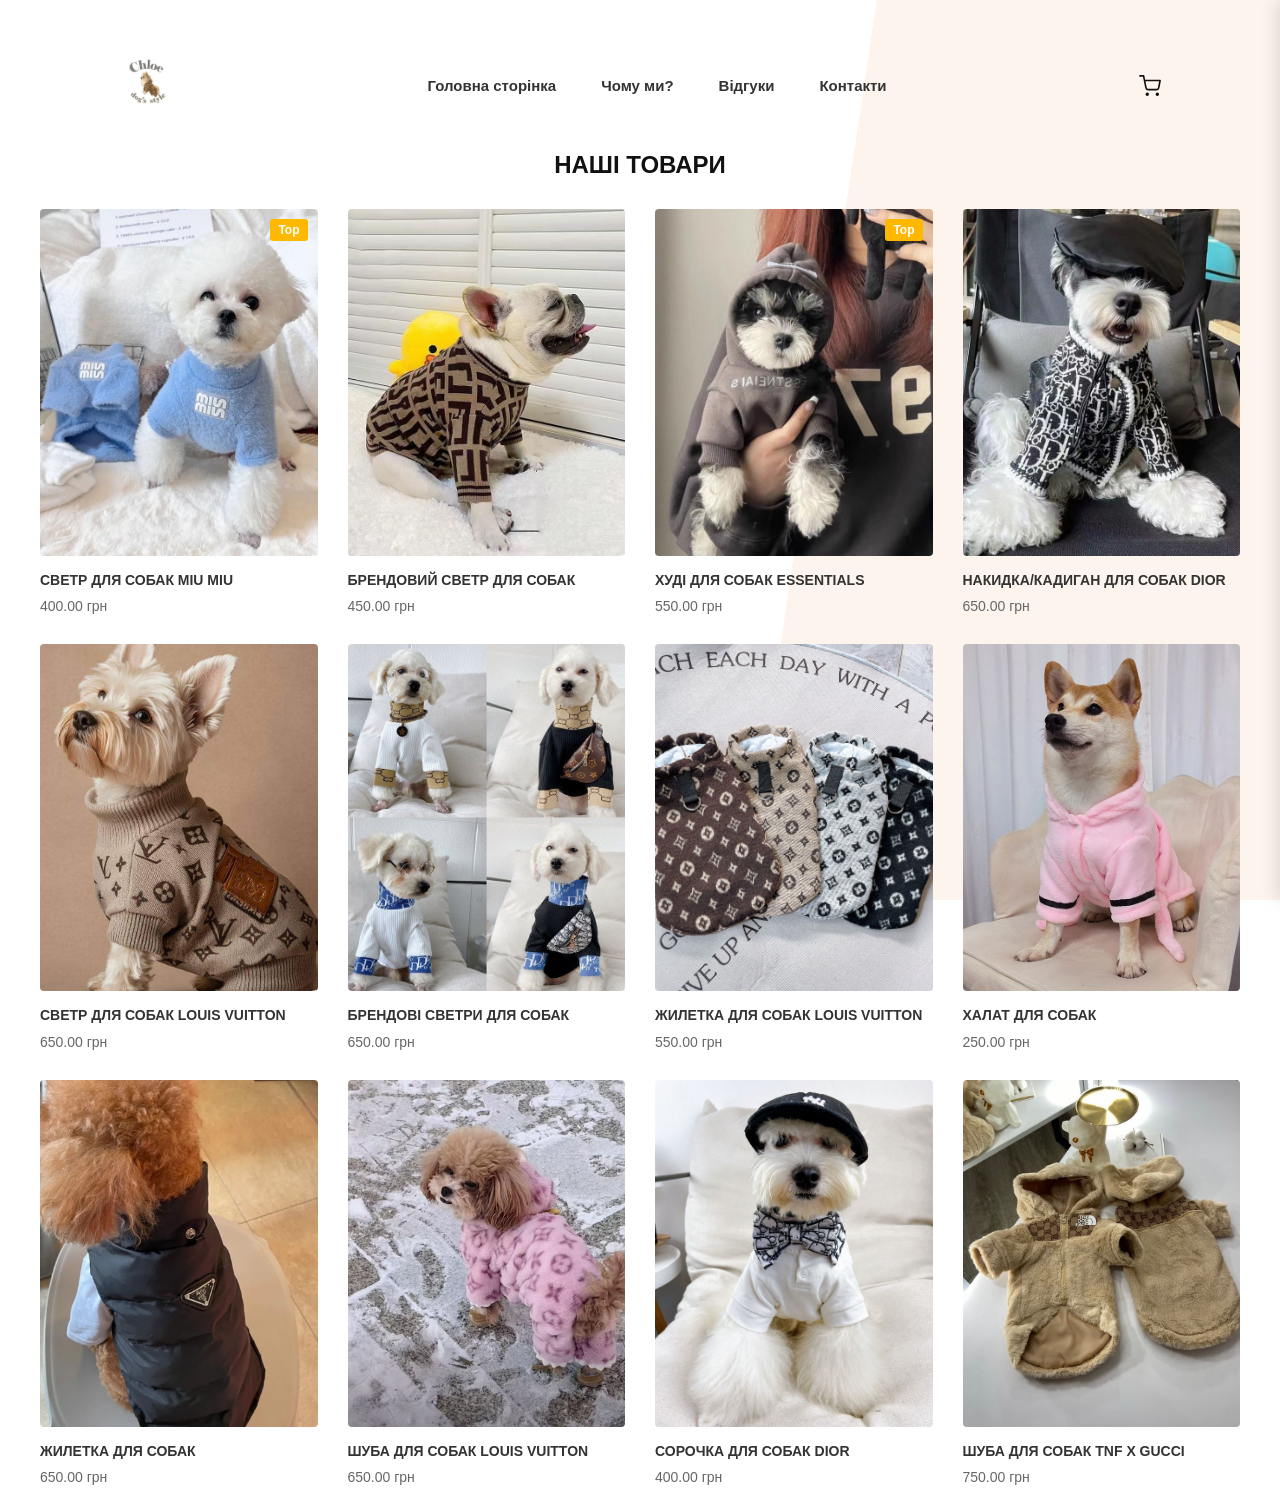
<file: index2.html>
<!DOCTYPE html>
<html lang="en">
<head>
    <meta charset="UTF-8">
    <meta name="viewport" content="width=device-width, initial-scale=1.0">
    <link rel="stylesheet" href="style2.css">
    <link rel="icon" type="image/png" href="favicon.png">
    <title>Каталог</title>
</head>
<body>
        <div class="mobile-menu" id="mobileMenu">
    <ul>
        <li><a href="index.html">Головна сторінка</a></li>
        <li><a href="index.html#why">Чому ми?</a></li>
        <li><a href="index.html#feed">Відгуки</a></li>
        <li><a href="index.html#contact">Контакти</a></li>
    </ul>
</div>

    <div class="bg-shape"></div>

<header>
    <div class="logo">
        <a href="Index.html">
        <img src="лого.PNG" alt="Логотип" class="logo-img">
        </a>
  
    </div>
    
    <nav>
        <ul>
            <li><a href="index.html">Головна сторінка</a></li>
            <li><a href="index.html#why">Чому ми?</a></li>
            <li><a href="index.html#feed">Відгуки</a></li>
            <li><a href="index.html#contact">Контакти</a></li>
        </ul>
    </nav>

<div class="icons">


        <div class="cart-wrapper" onclick="toggleCart()">
            <svg viewBox="0 0 24 24">
                <circle cx="9" cy="21" r="1"></circle>
                <circle cx="20" cy="21" r="1"></circle>
                <path d="M1 1h4l2.68 13.39a2 2 0 0 0 2 1.61h9.72a2 2 0 0 0 2-1.61L23 6H6"></path>
            </svg>
            <span class="cart-badge" id="cart-badge">0</span>
        </div>

        <svg class="burger-icon" viewBox="0 0 24 24" onclick="toggleMobileMenu()">
            <line x1="3" y1="12" x2="21" y2="12"></line>
            <line x1="3" y1="6" x2="21" y2="6"></line>
            <line x1="3" y1="18" x2="21" y2="18"></line>
        </svg>
    </div>
</header>

   <div class="container">
    
    <div id="catalog-view">
        <h2 class="section-title">Наші товари</h2>
        <div class="products-grid" id="products-grid"></div>
    </div>

    <div id="detail-view" style="display: none;">
        <button class="back-btn" onclick="showCatalog()">
            <svg viewBox="0 0 24 24" fill="none" stroke="currentColor" stroke-width="2" stroke-linecap="round" stroke-linejoin="round"><line x1="19" y1="12" x2="5" y2="12"></line><polyline points="12 19 5 12 12 5"></polyline></svg>
            Назад до каталогу
        </button>
        
        <div class="product-detail-layout">
            <div class="slider-container">
                <div class="slider" id="product-slider" onscroll="updateDots()"></div>
                
                <button class="slider-arrow prev-arrow" onclick="slidePrev()">
                    <svg viewBox="0 0 24 24" width="24" height="24" stroke="currentColor" stroke-width="2" fill="none" stroke-linecap="round" stroke-linejoin="round"><polyline points="15 18 9 12 15 6"></polyline></svg>
                </button>
                <button class="slider-arrow next-arrow" onclick="slideNext()">
                    <svg viewBox="0 0 24 24" width="24" height="24" stroke="currentColor" stroke-width="2" fill="none" stroke-linecap="round" stroke-linejoin="round"><polyline points="9 18 15 12 9 6"></polyline></svg>
                </button>

                <div class="slider-dots" id="slider-dots"></div>
            </div>

            <div class="product-info">
                <h1 class="detail-title" id="detail-title">Назва товару</h1>
                <p class="detail-price" id="detail-price">0.00 грн</p>

                <div class="size-section">
                    <p class="size-title">Розмір:</p>
                    <div class="sizes" id="size-container">
                        <button class="size-btn" onclick="selectSize(this)">XS</button>
                        <button class="size-btn" onclick="selectSize(this)">S</button>
                        <button class="size-btn" onclick="selectSize(this)">M</button>
                        <button class="size-btn" onclick="selectSize(this)">L</button>
                        <button class="size-btn" onclick="selectSize(this)">XL</button>
                        <button class="size-btn" onclick="selectSize(this)">XXL</button>
                    </div>
                </div>

                <button class="add-to-cart-btn" onclick="addToCart()">Додати в кошик</button>

                <div class="description-section">
                    <p class="description-title">Опис товару</p>
                    <div class="description-content" id="detail-desc"></div>
                </div>
            </div>
        </div>
    </div>

    <div id="checkout-view" style="display: none;">
        <button class="back-btn" onclick="showCatalog()">
            <svg viewBox="0 0 24 24" fill="none" stroke="currentColor" stroke-width="2" stroke-linecap="round" stroke-linejoin="round"><line x1="19" y1="12" x2="5" y2="12"></line><polyline points="12 19 5 12 12 5"></polyline></svg>
            Повернутися до каталогу
        </button>
        
        <div class="checkout-layout">
            <div class="checkout-form">
    <h2>Оформлення замовлення</h2>
    <div class="form-row">
        <input type="text" id="order-name" placeholder="Ім'я" class="chk-input">
        <input type="text" id="order-surname" placeholder="Прізвище" class="chk-input">
    </div>
    <div class="form-row">
        <input type="text" id="order-patronymic" placeholder="По батькові" class="chk-input">
        <input type="tel" id="order-phone" placeholder="+380" class="chk-input">
    </div>
    <div class="form-row">
        <select id="order-contact-method" class="chk-input">
            <option>Telegram</option>
            <option>Viber</option>
            <option>Instagram</option>
            <option>Дзвінок</option>
        </select>
        <input type="text" id="order-contact-details" placeholder="Введіть свій @nickname або номер" class="chk-input">
    </div>
    <p class="warning-text">Будь ласка, уважно заповнюйте контактні дані...</p>
    <textarea id="order-comment" placeholder="Коментар до замовлення (необов'язково)" class="chk-input chk-textarea"></textarea>

    <h2>Доставка</h2>
    <div class="form-row">
        <input type="text" id="order-city" placeholder="Місто" class="chk-input">
        <input type="text" id="order-post-office" placeholder="Відділення Нової Пошти" class="chk-input">
    </div>

    <h2>Спосіб оплати</h2>
    <div class="payment-methods">
        <label class="radio-label"><input type="radio" name="payment" value="Передоплата"> Передоплата</label>
        <label class="radio-label"><input type="radio" name="payment" value="Оплата при отриманні" checked> Оплата при отриманні</label>
    </div>
</div>

            <div class="checkout-summary">
                <h3 id="checkout-summary-title">Ваші покупки</h3>
                <div id="checkout-items-container"></div>
                
                <div class="summary-totals">
                    <div class="total-row">
                        <span>Нова Пошта</span>
                        <span>Згідно з тарифами перевізника</span>
                    </div>
                    <div class="total-row total-final">
                        <span>Разом</span>
                        <span id="checkout-total-price">0 грн</span>
                    </div>
                </div>

                <div class="summary-agreements">
                    <label class="check-label">
                        <input type="checkbox"> Я погоджуюсь з <a href="#">Політикою конфіденційності</a>
                    </label>
                    <label class="check-label">
<input type="checkbox" id="order-no-call" checked> Я не потребую дзвінка менеджера                    </label>
                </div>
<button type="button" class="checkout-submit-btn" onclick="submitOrder()">Оформити замовлення</button>            </div>
        </div>
    </div>

</div>
        
       
<script>
   function submitOrder() {
    const botToken = "8762040854:AAETImxvNo_iL4Ii9o4-XviTav3L4Eq4hfQ"; 
    const chatId = '932627869';

    const name = document.getElementById('order-name').value;
    const surname = document.getElementById('order-surname').value;
    const patronymic = document.getElementById('order-patronymic').value;
    const phone = document.getElementById('order-phone').value;
    const contactMethod = document.getElementById('order-contact-method').value;
    const contactDetails = document.getElementById('order-contact-details').value;
    const comment = document.getElementById('order-comment').value;
    
    const city = document.getElementById('order-city').value;
    const postOffice = document.getElementById('order-post-office').value;
    
    const paymentMethod = document.querySelector('input[name="payment"]:checked').value;
    const noCall = document.getElementById('order-no-call').checked ? "❌ Ні (не дзвонити)" : "✅ Так";
    const totalPrice = document.getElementById('checkout-total-price').innerText;

    if (!name || !phone || !city) {
        alert("Будь ласка, заповніть обов'язкові поля (Ім'я, Телефон, Місто)!");
        return;
    }

    let itemsList = "";
    if (cartItems.length > 0) {
        cartItems.forEach((item, index) => {
            itemsList += `${index + 1}. ${item.title} (Розмір: ${item.size}) - ${item.qty} шт. x ${item.price}\n`;
        });
    } else {
        itemsList = "Кошик порожній (помилка)";
    }

    const text = `
🛒 <b>НОВЕ ЗАМОВЛЕННЯ!</b>

👤 <b>Клієнт:</b> ${surname} ${name} ${patronymic}
📞 <b>Телефон:</b> ${phone}
💬 <b>Зв'язок:</b> ${contactMethod} (${contactDetails})
🛑 <b>Потрібен дзвінок:</b> ${noCall}

📦 <b>ТОВАРИ:</b>
${itemsList}
📍 <b>Доставка (Нова Пошта):</b>
Місто: ${city}
Відділення: ${postOffice}

💳 <b>Оплата:</b> ${paymentMethod}
💰 <b>Сума до оплати:</b> ${totalPrice}

📝 <b>Коментар:</b>
${comment ? comment : "Немає коментаря"}
    `;

    const url = `https://api.telegram.org/bot${botToken}/sendMessage`;

    fetch(url, {
        method: 'POST',
        headers: { 'Content-Type': 'application/json' },
        body: JSON.stringify({
            chat_id: chatId,
            text: text,
            parse_mode: 'HTML'
        })
    })
    .then(response => response.json())
    .then(data => {
        if (data.ok) {
            // Якщо повідомлення в ТГ відправлено успішно:
            alert("Дякуємо! Ваше замовлення успішно оформлено. З вами зв'яжеться менеджер.");
            
            cartItems = []; 
            updateCartUI();
            showCatalog(); 
            
            document.querySelectorAll('.chk-input').forEach(input => input.value = '');
        } else {
            alert("Сталася помилка при відправці. Спробуйте пізніше.");
            console.error(data);
        }
    })
    .catch(error => {
        alert("Помилка з'єднання! Перевірте інтернет.");
        console.error('Error:', error);
    });
}
</script>
<script>
    function toggleMobileMenu() {
        const menu = document.getElementById('mobileMenu');
        menu.classList.toggle('active');
    }

    document.addEventListener('click', (event) => {
        const mobileMenu = document.getElementById('mobileMenu');
        const burgerIcon = document.querySelector('.burger-icon');
        
        if (!mobileMenu.contains(event.target) && !burgerIcon.contains(event.target)) {
            mobileMenu.classList.remove('active');
        }
    });
</script>
<script>
    const products = [
        {
            id: 1,
            title: "Светр для собак MIU MIU",
            price: "400.00 грн",
            badge: "Top",
            images: [
                "товар1/1.JPG",
                "товар1/2.JPG",
                "товар1/3.JPG"
            ],
description: "Подаруйте своєму улюбленцю не лише тепло, але й бездоганний стиль! Дизайнерський светр <b>MIU MIU</b> — це розкішний елемент гардероба для наймодніших хвостиків.<br><br><b>Чому він особливий?</b><br>• <b>Преміальний комфорт:</b> м'яка пряжа, яка не електризує шерсть.<br>• <b>Ідеальна посадка:</b> анатомічний крій не сковує рухів під час активних ігор.<br>• <b>Трендовий дизайн:</b> гарантовано збере компліменти всіх перехожих!<br><br>Чудово підійде як самостійний одяг на прохолодну погоду або як теплий шар під дощовик. Ваш песик заслуговує на найкраще!"        },
        {
            id: 2,
            title: "Брендовий светр для собак",
            price: "450.00 грн",
            badge: null,
            images: [
                "товар2/1.JPG",
                "товар2/2.JPG"
            ],
description: "Шукаєте ідеальний баланс між модою та теплом? Цей стильний брендовий светр створений для того, щоб ваш хвостик почувався затишно і виглядав на всі 100% під час кожної прогулянки.<br><br><b>Чому варто обрати цю модель?</b><br>• <b>Бездоганна якість:</b> приємний до тіла матеріал, що чудово зігріває та не втрачає форму.<br>• <b>Абсолютний комфорт:</b> легко одягається завдяки м'якій горловині та еластичним краям.<br>• <b>Свобода рухів:</b> анатомічний крій не заважає активним іграм та бігу.<br><br>Базова та водночас розкішна річ, яка стане улюбленою у гардеробі вашого улюбленця. Нехай кожна прогулянка буде теплою та стильною!"        },
        {
            id: 3,
            title: "Худі для собак Essentials",
            price: "550.00 грн",
            badge: "Top",
            images: [
                "товар3/1.JPG",
                "товар3/2.PNG"
            ],
description: "Streetwear-стиль тепер доступний і для вашого хвостика! Культове худі <b>Essentials</b> — це ідеальне поєднання мінімалізму, преміального комфорту та вуличного стилю.<br><br><b>Чому воно особливе?</b><br>• <b>Преміальний матеріал:</b> дихаюча бавовна з м'яким утепленням всередині, що чудово зігріває.<br>• <b>Продумані деталі:</b> стильний капюшон та спеціальний отвір на спинці для кріплення повідка.<br>• <b>Ідеальна фіксація:</b> еластичні манжети забезпечують щільну посадку, захищають від вітру та не сковують рухів.<br><br>Базова річ, яка повинна бути в гардеробі кожного сучасного песика. Максимум стилю, максимум комфорту!"   },
        {
            id: 4,
            title: "Накидка/Кадиган для собак Dior ",
            price: "650.00 грн",
            badge: null,
            images: [
                "товар4/2.JPG",
                "товар4/1.JPG",
                "товар4/3.JPG",

            ],
description: "Додайте нотку паризького шику до гардероба вашого улюбленця! Елегантна накидка-кардиган у стилі <b>Dior</b> — це втілення розкоші, витонченості та абсолютного комфорту.<br><br><b>Чому ця модель унікальна?</b><br>• <b>Ексклюзивний дизайн:</b> впізнаваний фірмовий принт, який миттєво привертає увагу.<br>• <b>Максимальна зручність:</b> формат накидки ідеально підходить для песиків, які не люблять одяг з рукавами. Одягається за лічені секунди!<br>• <b>Преміальна м'якість:</b> ніжний матеріал чудово зігріває та не електризує шерсть.<br>• <b>Свобода рухів:</b> вільний крій не обмежує активність під час ігор.<br><br>Справжня висока мода для вашого чотирилапого друга. Зробіть його зіркою кожної прогулянки!"        },

        {
            id: 5,
            title: "Светр для собак Louis Vuitton ",
            price: "650.00 грн",
            badge: null,
            images: [
                "товар5/1.JPG",
                "товар5/2.PNG"
            ],
description: "Ексклюзивний стиль та безкомпромісний комфорт! Розкішний светр з класичним принтом <b>Louis Vuitton</b> перетворить вашого улюбленця на справжню ікону стилю.<br><br><b>Чому він особливий?</b><br>• <b>Легендарний дизайн:</b> впізнаваний у всьому світі принт, який привертає увагу.<br>• <b>Тепло та затишок:</b> м'яка, приємна до тіла в'язка надійно захистить хвостика від холоду.<br>• <b>Ідеальна посадка:</b> еластичний матеріал легко тягнеться, зручно одягається та не сковує рухів.<br>• <b>Практичність:</b> відмінно тримає форму та довго зберігає свій преміальний вигляд.<br><br>Ваша собака заслуговує виглядати не менш стильно, ніж ви. Готуйтеся збирати захоплені погляди на кожній прогулянці!"        },

                {
            id: 6,
            title: "Брендові светри для собак  ",
            price: "650.00 грн",
            badge: null,
            images: [
                "товар6/5.JPG",
                "товар6/2.JPG",
                "товар6/3.JPG",
                "товар6/4.JPG",
                "товар6/1.JPG",
            ],
description: "Підкресліть індивідуальність вашого улюбленця! Колекція <b>брендових светрів</b> — це ідеальне поєднання світових трендів, бездоганної якості та неймовірного затишку.<br><br><b>Чому варто обрати саме їх?</b><br>• <b>Трендові дизайни:</b> стильні принти, натхненні відомими будинками моди.<br>• <b>Максимальний комфорт:</b> м'яка, гіпоалергенна в'язка, яка зігріває та не кошлатить шерсть.<br>• <b>Зручна посадка:</b> еластичний крій ідеально адаптується до фігури та не сковує рухів.<br>• <b>Довговічність:</b> матеріали відмінно переносять прання та не втрачають форму.<br><br>Перетворіть звичайну прогулянку на справжній модний показ. Обирайте свій ідеальний дизайн!"        },

        {
            id: 7,
            title: "Жилетка для собак Louis Vuitton ",
            price: "550.00 грн",
            badge: null,
            images: [
                "товар7/1.JPG",
                "товар7/2.JPG",
                "товар7/3.JPG",
                "товар7/4.JPG",
                "товар7/5.JPG",
            ],
description: "Ексклюзивна жилетка в стилі <b>Louis Vuitton</b> — це абсолютний маст-хев для прохолодної погоди! Вона поєднує розкішний фірмовий дизайн та неймовірний комфорт.<br><br><b>Чому ця жилетка — топ-вибір?</b><br>• <b>Легендарний принт:</b> впізнаваний паттерн, який підкреслює статус та смак.<br>• <b>Абсолютна свобода:</b> ідеально для песиків, які не люблять рукави. Лапки залишаються повністю вільними!<br>• <b>Надійний захист:</b> матеріал чудово захищає від вітру і зберігає тепло грудки та спинки.<br>• <b>Зручність у деталях:</b> продумана застібка дозволяє одягнути песика за лічені секунди.<br><br>Подаруйте своєму улюбленцю тепло, яке не обмежує рухів. Ваш песик буде головною зіркою парку!"        },

                        {
            id: 8,
            title: "Халат для собак",
            price: "250.00 грн",
            badge: null,
            images: [
                "товар8/1.JPG",
                "товар8/2.JPG",
                "товар8/3.JPG",
                "товар8/4.JPG",
                
            ],
description: "Справжній SPA-відпочинок для вашого хвостика! Цей неймовірно м'який та затишний <b>халат</b> перетворить купання на улюблену процедуру. Ідеальне рішення після ванни або прогулянки під дощем.<br><br><b>Чому цей халат — просто знахідка?</b><br>• <b>Супер-поглинання:</b> тканина швидко вбирає вологу, допомагаючи шерсті висохнути без стресового фена.<br>• <b>Чистота в домі:</b> забудьте про мокрі плями на меблях, коли песик обтрушується після води!<br>• <b>Тепло та затишок:</b> надійно захищає улюбленця від протягів та переохолодження.<br>• <b>Продуманий крій:</b> легко одягається, фіксується зручним пояском та не сковує рухів.<br><br>Зробіть рутину догляду комфортною. У цьому халаті ваш песик буде виглядати просто неймовірно мило!"        },

        {
            id: 9,
            title: "Жилетка для собак",
            price: "650.00 грн",
            badge: null,
            images: [
                "товар9/1.JPG",
                "товар9/2.JPG",
                
            ],
description: "Шукаєте ідеальний одяг для міжсезоння? Ця стильна та практична <b>жилетка</b> — справжній порятунок для активних хвостиків, які не люблять сковуючий одяг.<br><br><b>Чому це безпрограшний варіант?</b><br>• <b>Абсолютна свобода:</b> відсутність рукавів гарантує, що ваш улюбленець зможе бігати та гратися без обмежень.<br>• <b>Тепло там, де треба:</b> надійно закриває грудку та спинку, захищаючи від пронизливого вітру.<br>• <b>Швидке одягання:</b> зручна застібка дозволяє зібратися на вулицю за лічені секунди — жодних капризів!<br>• <b>Стильний мінімалізм:</b> лаконічний дизайн, який легко поєднується зі шлейкою чи нашийником.<br><br>Подаруйте своєму песику тепло та свободу рухів. З цією жилеткою кожна прогулянка буде в радість!"        },

        {
            id: 10,
            title: "Шуба для собак Louis Vuitton",
            price: "650.00 грн",
            badge: null,
            images: [
                "товар10/1.JPG",
                "товар10/2.JPG",
                
                
            ],
description: "Справжній важкий люкс для вашого хвостика! Розкішна шубка в стилі <b>Louis Vuitton</b> створена для того, щоб підкорювати зимові вулиці та збирати захоплені погляди.<br><br><b>Чому ця шубка — справжній хіт?</b><br>• <b>Ексклюзивний дизайн:</b> багате екохутро та впізнаваний стиль, який одразу підкреслює статус.<br>• <b>Абсолютне тепло:</b> густий матеріал надійно зігріває навіть у найсильніші морози.<br>• <b>Турбота про шерсть:</b> гладка підкладка не електризує та не збиває шерсть у ковтунці.<br>• <b>Комфортна посадка:</b> шубка дуже легка, не тисне і дозволяє песику комфортно рухатися.<br><br>Подаруйте своєму улюбленцю королівський затишок. З цією шубкою зима буде модною та теплою!"        },

        {
            id: 11,
            title: "Сорочка для собак Dior",
            price: "400.00 грн",
            badge: null,
            images: [
                "товар11/1.JPG",
                "товар11/2.PNG",
                "товар11/3.JPG",
                
                
            ],
description: "Справжня елегантність у кожній деталі! Легка та стильна сорочка в стилі <b>Dior</b> — це бездоганний вибір для чотирилапих модників.<br><br><b>У чому її переваги?</b><br>• <b>Висока мода:</b> культовий принт, який миттєво перетворює песика на зірку прогулянки.<br>• <b>Легкість:</b> тонкий матеріал чудово пропускає повітря — ідеально для теплих днів.<br>• <b>Класичний крій:</b> стильний комірець та зручні застібки забезпечують охайний вигляд.<br>• <b>Комфорт:</b> продумана форма не обмежує рухи під час прогулянок.<br><br>Дозвольте вашому улюбленцю відчути себе частиною світу моди. Це не просто одяг, це заява про стиль!"        },

                        {
            id: 12,
            title: "Шуба для собак TNF x Gucci",
            price: "750.00 грн",
            badge: null,
            images: [
                "товар12/1.PNG",
                "товар12/2.JPG",
                "товар12/3.JPG",
                
                
            ],
description: "Головний хіт сезону в гардеробі вашого хвостика! Колаборація <b>TNF x Gucci</b> — це ідеальний мікс фірмового стилю та неймовірної практичності.<br><br><b>Чому це маст-хев?</b><br>• <b>Хайповий дизайн:</b> впізнаване поєднання логотипів, що робить песика зіркою стрітстайлу.<br>• <b>Максимальне тепло:</b> високотехнологічні матеріали надійно захищають від морозу та переохолодження.<br>• <b>Стійкість до негоди:</b> густе екохутро чудово протистоїть вітру та вологому снігу.<br>• <b>Комфорт у русі:</b> легка конструкція не обтяжує собаку та не заважає активним іграм.<br><br>Зберіть усі лайки на прогулянці! Ця шубка — маніфест стилю вашого чотирилапого друга."        },





        
    ];

    
    function renderCatalog() {
        const grid = document.getElementById('products-grid');
        grid.innerHTML = '';

        products.forEach(product => {
            const badgeHtml = product.badge ? `<div class="badge-top">${product.badge}</div>` : '';
            
            const cardHtml = `
                <div class="product-card" onclick="showDetail(${product.id})">
                    <div class="product-image-wrapper">
                        ${badgeHtml}
                        <img src="${product.images[0]}" alt="${product.title}">
                    </div>
                    <div class="product-title">${product.title}</div>
                    <div class="product-price">${product.price}</div>
                </div>
            `;
            grid.innerHTML += cardHtml;
        });
    }
function showDetail(productId) {
        const product = products.find(p => p.id === productId);
        if (!product) return;
        
        window.currentProduct = product;

        document.getElementById('detail-title').innerText = product.title;
        document.getElementById('detail-price').innerText = product.price;
        document.getElementById('detail-desc').innerHTML = `<b>${product.title}</b><br><br>${product.description}`;
        
        const slider = document.getElementById('product-slider');
        const dotsContainer = document.getElementById('slider-dots');
        slider.innerHTML = '';
        dotsContainer.innerHTML = '';

        product.images.forEach((img, index) => {
            slider.innerHTML += `<img src="${img}" alt="Фото ${index + 1}" style="pointer-events: none;">`;
            const activeClass = index === 0 ? 'active' : '';
            dotsContainer.innerHTML += `<div class="dot ${activeClass}"></div>`;
        });

        setTimeout(() => { slider.scrollLeft = 0; }, 10);

        document.querySelectorAll('.size-btn').forEach(btn => btn.classList.remove('active'));

        document.getElementById('catalog-view').style.display = 'none';
        document.getElementById('checkout-view').style.display = 'none';
        document.getElementById('detail-view').style.display = 'block';
        
        window.scrollTo(0, 0);
    }
function showCatalog() {
        document.getElementById('detail-view').style.display = 'none';
        document.getElementById('checkout-view').style.display = 'none'; // ДОДАНО
        document.getElementById('catalog-view').style.display = 'block';
        window.scrollTo(0, 0);
    }

    function selectSize(btn) {
        document.querySelectorAll('.size-btn').forEach(b => b.classList.remove('active'));
        btn.classList.add('active');
    }

    function updateDots() {
        const slider = document.getElementById('product-slider');
        const dots = document.querySelectorAll('.dot');
        
        const scrollPosition = slider.scrollLeft;
        const imageWidth = slider.clientWidth;
        const activeIndex = Math.round(scrollPosition / imageWidth);

        dots.forEach((dot, index) => {
            if (index === activeIndex) {
                dot.classList.add('active');
            } else {
                dot.classList.remove('active');
            }
        });
    }

    let cartItems = [];

    function toggleCart() {
        document.getElementById('cart-sidebar').classList.toggle('active');
        document.getElementById('cart-overlay').classList.toggle('active');
    }

    function addToCart() {
        const activeSize = document.querySelector('.size-btn.active');
        if (!activeSize) {
            alert('Будь ласка, оберіть розмір перед тим, як додати товар у кошик!');
            return;
        }

        const sizeText = activeSize.innerText;
        
        const existingItem = cartItems.find(item => item.id === window.currentProduct.id && item.size === sizeText);
        
        if (existingItem) {
            existingItem.qty++;
        } else {
            cartItems.push({
                id: window.currentProduct.id,
                title: window.currentProduct.title,
                price: window.currentProduct.price,
                image: window.currentProduct.images[0],
                size: sizeText,
                qty: 1
            });
        }

        updateCartUI();
        toggleCart(); 
    }

    function updateCartUI() {
        const badge = document.getElementById('cart-badge');
        const container = document.getElementById('cart-items-container');
        
        const totalQty = cartItems.reduce((sum, item) => sum + item.qty, 0);
        badge.innerText = totalQty;
        if (totalQty > 0) { badge.classList.add('show'); } 
        else { badge.classList.remove('show'); }

        container.innerHTML = '';
        if (cartItems.length === 0) {
            container.innerHTML = '<p style="text-align:center; color:#888; margin-top:50px;">Кошик порожній</p>';
            return;
        }

        cartItems.forEach((item, index) => {
            container.innerHTML += `
                <div class="cart-item">
                    <img src="${item.image}" alt="Фото товару" class="cart-item-img">
                    <div class="cart-item-info">
                        <div class="cart-item-title">${item.title}</div>
                        <div class="cart-item-meta">Розмір: <b>${item.size}</b></div>
                        <div class="cart-item-price">${item.price}</div>
                        
                        <div class="qty-controls">
                            <button class="qty-btn" onclick="changeQty(${index}, -1)">-</button>
                            <span class="qty-number">${item.qty}</span>
                            <button class="qty-btn" onclick="changeQty(${index}, 1)">+</button>
                        </div>
                        <button class="remove-btn" onclick="removeItem(${index})">Видалити товар</button>
                    </div>
                </div>
            `;
        });
    }

    function changeQty(index, delta) {
        cartItems[index].qty += delta;
        if (cartItems[index].qty <= 0) {
            cartItems.splice(index, 1);
        }
        updateCartUI();
    }

    function removeItem(index) {
        cartItems.splice(index, 1);
        updateCartUI();
    }
    renderCatalog();
</script>

<script>
function slideNext() {
    const slider = document.getElementById('product-slider');
    slider.scrollBy({ left: slider.clientWidth, behavior: 'smooth' });
}

function slidePrev() {
    const slider = document.getElementById('product-slider');
    slider.scrollBy({ left: -slider.clientWidth, behavior: 'smooth' });
}

</script>  
<script>  
    function goToCheckout() {
        if (cartItems.length === 0) {
            alert("Ваш кошик порожній!");
            return;
        }
        toggleCart(); 
        
        document.getElementById('catalog-view').style.display = 'none';
        document.getElementById('detail-view').style.display = 'none';
        document.getElementById('checkout-view').style.display = 'block';
        window.scrollTo(0, 0);
        
        renderCheckoutItems();
    }

    function renderCheckoutItems() {
        const container = document.getElementById('checkout-items-container');
        const title = document.getElementById('checkout-summary-title');
        const totalEl = document.getElementById('checkout-total-price');

        let totalQty = 0;
        let totalPrice = 0;
        container.innerHTML = '';

        cartItems.forEach(item => {
            totalQty += item.qty;
            
            let numPrice = parseFloat(item.price.replace(/[^\d.]/g, ''));
            if (!isNaN(numPrice)) {
                totalPrice += numPrice * item.qty;
            }

            container.innerHTML += `
                <div class="chk-item">
                    <img src="${item.image}" alt="" class="chk-item-img">
                    <div class="chk-item-info">
                        <div class="chk-item-title">${item.title}</div>
                        <div class="chk-item-meta">Розмір: ${item.size}</div>
                        <div class="chk-item-meta">Кількість: ${item.qty}</div>
                        <div class="chk-item-price">${item.price}</div>
                    </div>
                </div>
            `;
        });

        title.innerText = `Ваші покупки (${totalQty})`;
        
        if (totalPrice > 0) {
            totalEl.innerText = `${totalPrice.toFixed(2)} грн`;
        } else {
            totalEl.innerText = `Уточнюється`;
        }
    }


</script>
<div class="cart-overlay" id="cart-overlay" onclick="toggleCart()"></div>

<div class="cart-sidebar" id="cart-sidebar">
    <div class="cart-header">
        <h3>Ваші покупки</h3>
        <button class="close-cart-btn" onclick="toggleCart()">
            <svg viewBox="0 0 24 24" width="24" height="24" stroke="currentColor" stroke-width="2" fill="none"><line x1="18" y1="6" x2="6" y2="18"></line><line x1="6" y1="6" x2="18" y2="18"></line></svg>
        </button>
    </div>
    <div class="cart-items" id="cart-items-container">
        </div>
 <div class="cart-footer">
        <button class="checkout-btn" onclick="goToCheckout()">Оформити замовлення</button>
    </div>
</div>
</body>
</html>
</file>
<file: style2.css>
* {
            box-sizing: border-box;
            margin: 0;
            padding: 0;
            font-family: 'Segoe UI', Roboto, Helvetica, Arial, sans-serif;
        }

        body {
            background-color: #ffffff;
            color: #111;
            padding: 20px;
        }

        .bg-shape {
    position: absolute;
    top: 0;
    right: 0;
    bottom: 0;
    width: 42%;
    background-color: #FDF4ED;
    clip-path: polygon(25% 0, 100% 0, 100% 100%, 0% 100%);
    z-index: -1;
}

header {
    display: flex;
    justify-content: space-between;
    align-items: center;
    padding: 35px 8%;
    position: relative;
    z-index: 10;
}

.logo {
    display: flex;
    align-items: center;
    gap: 12px;
    font-size: 20px;
    font-weight: 800;
    color: #111;
    letter-spacing: -0.3px;
    text-transform: uppercase;
}

nav ul {
    display: flex;
    list-style: none;
    gap: 45px;
}

nav a {
    text-decoration: none;
    color: #333;
    font-size: 15px;
    font-weight: 600;
}

.icons {
    display: flex;
    align-items: center;
    gap: 25px;
}

.icons svg {
    width: 22px;
    height: 22px;
    cursor: pointer;
    fill: none;
    stroke: #111;
    stroke-width: 1.8;
    stroke-linecap: round;
    stroke-linejoin: round;
}

.hero {
    display: flex;
    align-items: center;
    padding: 0 8%;
    min-height: calc(100vh - 100px);
    position: relative;
    z-index: 1;
}

.hero-content {
    flex: 1;
    max-width: 550px;
    margin-top: -50px;
}

h1 {
    font-size: 96px;
    font-weight: 800;
    color: #261B14;
    line-height: 1.05;
    letter-spacing: -2px;
    margin-bottom: 45px;
}
.hero-image {
    flex: 1;
    display: flex;
    justify-content: flex-end;
    align-items: center;
    position: relative;
}

.hero-image img {
    max-width: 90%;
    height: auto;
    transform: translateX(8%);
    z-index: 2;
}


.logo {
    display: flex;
    align-items: center;
    gap: 12px;
}

.logo-img {
    width: 56px; 
    height: 56px; 
    object-fit: contain; 
}
@media (max-width: 1024px) {
    h1 {
        font-size: 72px;
    }
    nav ul {
        gap: 20px;
    }
    .hero-image img {
        max-width: 110%;
        transform: translateX(0);
    }
}

@media (max-width: 768px) {
    header {
        padding: 20px 5%;
    }
    
    nav {
        display: none;
    }

    .icons svg:last-child {
        display: block; 
    }
    
    .hero {
        flex-direction: column;
        padding: 20px 5% 40px;
        text-align: center;
        height: auto;
    }

    .hero-content {
        display: contents; 
    }

    h1 {
        font-size: 52px;
        margin-top: 20px;
        margin-bottom: 0; 
        order: 1;
    }

    .hero-image {
        width: 100%;
        justify-content: center;
        order: 2;
        margin-bottom: 0; 
        height: auto;
    }

    .hero-image img {
        max-width: 130%;
        max-height: 100vh;
        transform: none;
    }

    .buttons {
        order: 3;
        flex-direction: column;
        width: 100%;
        gap: 15px;
        z-index: 5;
    }

    .btn {
        width: 100%;
        text-align: center;
    }

    .bg-shape {
        width: 100%;
        height: 50%;
        top: auto;
        bottom: 0;
        clip-path: polygon(0 20%, 100% 0, 100% 100%, 0% 100%);
    }
}


    .mobile-menu {
        position: absolute;
        top: 70px; 
        width: 100%; 
        background-color: #ffffff;
        border-radius: 20px; 
        padding: 30px 20px;
        box-shadow: 0 15px 35px rgba(0,0,0,0.1); 
        opacity: 0;
        visibility: hidden;
        transform: translateY(-20px);
        transition: all 0.3s ease-in-out;
        z-index: 999;
    }

    .mobile-menu.active {
        opacity: 1;
        visibility: visible;
        transform: translateY(0);
    }

    .mobile-menu ul {
        list-style: none;
        display: flex;
        flex-direction: column;
        padding: 0;
        margin: 0;
    }

    .mobile-menu li {
        width: 100%;
        border-bottom: 1px solid #f0eaef; 
    }
    .mobile-menu li:last-child {
        border-bottom: none;
    }

    .mobile-menu a {
        text-decoration: none;
        color: #111;
        font-size: 22px;
        font-weight: 600;
        display: block;
        padding: 20px 10px;
    }
    
@media (max-width: 768px) {
    .icons svg:last-child { 
        display: block !important; 
    }

    .mobile-menu {
        display: block !important; 
        position: absolute;
        top: 80px;
        right: 5%;
        width: 90%;
        background-color: #ffffff;
        border-radius: 20px;
        padding: 10px 20px;
        box-shadow: 0 15px 35px rgba(0,0,0,0.1);
        z-index: 999;
        opacity: 0;
        visibility: hidden;
        transform: translateY(-20px);
        transition: all 0.3s ease-in-out;
    }
    .mobile-menu.active {
        opacity: 1;
        visibility: visible;
        transform: translateY(0);
    }
}

.icons svg:last-child {
    display: none;
}

.mobile-menu {
    display: none;
}


        .container {
            max-width: 1200px;
            margin: 0 auto;
        }

        button {
            cursor: pointer;
            border: none;
            background: none;
            outline: none;
        }

        #catalog-view {
            display: block;
        }

        .section-title {
            font-size: 24px;
            font-weight: 600;
            margin-bottom: 30px;
            text-align: center;
            text-transform: uppercase;
        }

        .products-grid {
            display: grid;
            grid-template-columns: repeat(1, 1fr);
            gap: 30px;
        }

        @media (min-width: 576px) { .products-grid { grid-template-columns: repeat(2, 1fr); } }
        @media (min-width: 992px) { .products-grid { grid-template-columns: repeat(4, 1fr); } }

        .product-card {
            cursor: pointer;
            position: relative;
            transition: transform 0.2s;
        }

        .product-card:hover {
            transform: translateY(-5px);
        }

        .product-image-wrapper {
            position: relative;
            width: 100%;
            aspect-ratio: 4/5;
            background-color: #f8f8f8;
            overflow: hidden;
            border-radius: 4px;
            margin-bottom: 15px;
        }

        .product-image-wrapper img {
            width: 100%;
            height: 100%;
            object-fit: cover;
        }

        .badge-top {
            position: absolute;
            top: 10px;
            right: 10px;
            background-color: #ffb800;
            color: #fff;
            padding: 4px 8px;
            font-size: 12px;
            font-weight: bold;
            border-radius: 3px;
        }

        .product-title {
            font-size: 14px;
            font-weight: 600;
            color: #333;
            margin-bottom: 8px;
            line-height: 1.4;
            text-transform: uppercase;
        }

        .product-price {
            font-size: 14px;
            color: #666;
        }

        #detail-view {
            display: none; 
            animation: fadeIn 0.3s ease;
        }

        @keyframes fadeIn {
            from { opacity: 0; transform: translateY(10px); }
            to { opacity: 1; transform: translateY(0); }
        }

        .back-btn {
            display: inline-flex;
            align-items: center;
            font-size: 14px;
            font-weight: 600;
            color: #333;
            margin-bottom: 30px;
            padding: 10px 0;
        }

        .back-btn svg {
            width: 16px;
            height: 16px;
            margin-right: 8px;
        }

        .back-btn:hover {
            color: #ffb800;
        }

        .product-detail-layout {
            display: flex;
            flex-direction: column;
            gap: 40px;
        }

        @media (min-width: 768px) {
            .product-detail-layout {
                flex-direction: row;
                align-items: flex-start;
            }
        }
        .slider-container {
            flex: 1;
            width: 100%;
            position: relative;
        }

        .slider {
            display: flex;
            overflow-x: auto;
            scroll-snap-type: x mandatory;
            scrollbar-width: none; 
            -ms-overflow-style: none; 
            border-radius: 8px;
            background-color: #f8f8f8;
        }

        .slider::-webkit-scrollbar {
            display: none; 
        }

        .slider img {
            flex: 0 0 100%;
            width: 100%;
            aspect-ratio: 4/5;
            object-fit: cover;
            scroll-snap-align: center;
        }

        .slider-dots {
            position: absolute;
            bottom: 15px;
            left: 50%;
            transform: translateX(-50%);
            display: flex;
            gap: 8px;
        }

        .dot {
            width: 8px;
            height: 8px;
            background-color: rgba(0,0,0,0.2);
            border-radius: 50%;
            transition: background-color 0.3s;
        }

        .dot.active {
            background-color: #111;
        }

        /* Інформація про товар */
        .product-info {
            flex: 1;
            width: 100%;
        }

        .detail-title {
            font-size: 24px;
            font-weight: 600;
            margin-bottom: 15px;
            text-transform: uppercase;
            color: #111;
        }

        .detail-price {
            font-size: 16px;
            color: #666;
            margin-bottom: 40px;
        }

        .size-section {
            margin-bottom: 30px;
        }

        .size-title {
            font-size: 14px;
            margin-bottom: 10px;
            color: #111;
        }

        .sizes {
            display: flex;
            gap: 15px;
            flex-wrap: wrap;
        }

        .size-btn {
            font-size: 14px;
            font-weight: 600;
            color: #111;
            padding: 5px 0;
            border-bottom: 2px solid transparent;
            transition: all 0.2s;
        }

        .size-btn:hover {
            color: #ffb800;
        }

        .size-btn.active {
            border-bottom: 2px solid #111;
        }

        .add-to-cart-btn {
            width: 100%;
            background-color: #111;
            color: #fff;
            padding: 18px;
            font-size: 14px;
            font-weight: 600;
            border-radius: 4px;
            margin-bottom: 40px;
            transition: background-color 0.3s;
        }

        .add-to-cart-btn:hover {
            background-color: #333;
        }

        .description-section {
            font-size: 14px;
            line-height: 1.6;
            color: #111;
        }

        .description-title {
            margin-bottom: 15px;
        }

        .description-content {
            color: #444;
        }

.slider-arrow {
    position: absolute;
    top: 50%;
    transform: translateY(-50%);
    background-color: rgba(255, 255, 255, 0.9);
    border: none;
    width: 40px;
    height: 40px;
    border-radius: 50%;
    cursor: pointer;
    display: flex;
    align-items: center;
    justify-content: center;
    box-shadow: 0 4px 10px rgba(0,0,0,0.1);
    transition: all 0.2s ease;
    z-index: 2;
    color: #111;
}

.slider-arrow:hover {
    background-color: #fff;
    box-shadow: 0 4px 15px rgba(0,0,0,0.2);
    transform: translateY(-50%) scale(1.05);
}

.prev-arrow { left: 15px; }
.next-arrow { right: 15px; }

@media (max-width: 768px) {
    .slider-arrow { display: none; }
}/* Стрілки для слайдера */
.slider-arrow {
    position: absolute;
    top: 50%;
    transform: translateY(-50%);
    background-color: rgba(255, 255, 255, 0.9);
    border: none;
    width: 40px;
    height: 40px;
    border-radius: 50%;
    cursor: pointer;
    display: flex;
    align-items: center;
    justify-content: center;
    box-shadow: 0 4px 10px rgba(0,0,0,0.1);
    transition: all 0.2s ease;
    z-index: 2;
    color: #111;
}

.slider-arrow:hover {
    background-color: #fff;
    box-shadow: 0 4px 15px rgba(0,0,0,0.2);
    transform: translateY(-50%) scale(1.05);
}

.prev-arrow { left: 15px; }
.next-arrow { right: 15px; }

@media (max-width: 768px) {
    .slider-arrow { display: none; }
}
.cart-wrapper {
    position: relative;
    display: inline-flex;
    align-items: center;
    justify-content: center;
    cursor: pointer;
}

.cart-badge {
    position: absolute;
    top: -5px;
    right: -8px;
    background-color: #ff4747; 
    color: white;
    font-size: 10px;
    font-weight: bold;
    padding: 2px 5px;
    border-radius: 10px;
    min-width: 15px;
    text-align: center;
    display: none; 
    transition: transform 0.2s ease;
}

.cart-badge.show {
    display: block;
    animation: pop 0.3s ease;
}

@keyframes pop {
    0% { transform: scale(0.5); }
    50% { transform: scale(1.2); }
    100% { transform: scale(1); }
}

/* --- БІЧНА ПАНЕЛЬ КОШИКА --- */
.cart-overlay {
    position: fixed;
    top: 0; left: 0; width: 100%; height: 100%;
    background: rgba(0,0,0,0.5);
    z-index: 999;
    opacity: 0;
    visibility: hidden;
    transition: all 0.3s ease;
}
.cart-overlay.active { opacity: 1; visibility: visible; }

.cart-sidebar {
    position: fixed;
    top: 0; right: -450px; /* Сховано за екраном */
    width: 100%; max-width: 450px; height: 100vh;
    background: #fff;
    z-index: 1000;
    box-shadow: -5px 0 15px rgba(0,0,0,0.1);
    transition: right 0.3s ease;
    display: flex;
    flex-direction: column;
}
.cart-sidebar.active { right: 0; }

.cart-header {
    display: flex;
    justify-content: space-between;
    align-items: center;
    padding: 30px;
    border-bottom: 1px solid #eee;
}
.cart-header h3 { font-size: 22px; font-weight: 600; margin: 0;}
.close-cart-btn { background: none; border: none; cursor: pointer; color: #111; }

.cart-items {
    flex: 1;
    overflow-y: auto;
    padding: 30px;
    display: flex;
    flex-direction: column;
    gap: 30px;
}

.cart-item { display: flex; gap: 20px; }
.cart-item-img {
    width: 120px; height: 140px;
    background: #f4f4f4;
    object-fit: contain;
}
.cart-item-info { flex: 1; }
.cart-item-title { font-size: 16px; font-weight: 500; text-transform: uppercase; margin-bottom: 15px; line-height: 1.4; }
.cart-item-meta { font-size: 14px; color: #555; margin-bottom: 5px; }
.cart-item-price { color: #ff4747; font-weight: 500; font-size: 15px; margin-bottom: 15px; margin-top: 15px;}

.qty-controls { display: flex; align-items: center; gap: 15px; margin-bottom: 15px; }
.qty-btn { width: 35px; height: 35px; border: 1px solid #111; background: #fff; cursor: pointer; font-size: 18px; }
.qty-btn:hover { background: #f4f4f4; }
.qty-number { font-size: 16px; font-weight: 500; }

.remove-btn { font-size: 13px; font-weight: 600; color: #111; cursor: pointer; background: none; border: none; padding: 0;}
.remove-btn:hover { color: #ff4747; }

.cart-footer { padding: 30px; border-top: 1px solid #eee; }
.checkout-btn { width: 100%; background: #111; color: #fff; padding: 20px; font-size: 15px; font-weight: 600; border: none; cursor: pointer; border-radius: 4px;}
.checkout-btn:hover { background: #333; }

.cart-sidebar {
    position: fixed;
    top: 0; right: -450px; 
    width: 100%; 
    max-width: 450px; 
    height: 100vh;
    background: #fff;
    z-index: 1000;
    box-shadow: -5px 0 15px rgba(0,0,0,0.1);
    transition: right 0.3s ease;
    display: flex;
    flex-direction: column;
}
.cart-sidebar.active { right: 0; }

.checkout-layout { display: flex; flex-direction: column; gap: 40px; margin-bottom: 60px; }
@media(min-width: 992px) { 
    .checkout-layout { flex-direction: row; align-items: flex-start; } 
    .checkout-form { flex: 2; } 
    .checkout-summary { flex: 1; position: sticky; top: 20px; } 
}

.checkout-form h2 { font-size: 22px; margin: 30px 0 20px; font-weight: 500; }
.checkout-form h2:first-child { margin-top: 0; }

.form-row { display: flex; gap: 15px; margin-bottom: 15px; flex-direction: column; }
@media(min-width: 576px) { .form-row { flex-direction: row; } }

.chk-input { flex: 1; padding: 15px 20px; border: none; background-color: #f4f4f4; font-size: 14px; outline: none; border-radius: 2px;}
.chk-input:focus { background-color: #ebebeb; }
.chk-textarea { resize: vertical; min-height: 100px; width: 100%; margin-bottom: 15px; }

.warning-text { color: #ff4747; font-size: 13px; line-height: 1.5; margin-bottom: 20px; }

.radio-label { display: flex; align-items: center; gap: 10px; margin-bottom: 15px; font-size: 15px; cursor: pointer; }

.checkout-summary { background-color: #f4f4f4; padding: 30px; border: 1px solid #111; }
.checkout-summary h3 { font-size: 20px; font-weight: 500; margin-bottom: 25px; }

.chk-item { display: flex; gap: 15px; margin-bottom: 20px; padding-bottom: 20px; border-bottom: 1px solid #ddd; }
.chk-item-img { width: 80px; height: 100px; object-fit: cover; background: #fff; }
.chk-item-info { flex: 1; font-size: 14px; }
.chk-item-title { font-weight: 600; margin-bottom: 10px; text-transform: uppercase; font-size: 13px; line-height: 1.4;}
.chk-item-meta { color: #666; margin-bottom: 3px; font-size: 13px;}
.chk-item-price { color: #ff4747; font-weight: 500; margin-top: 10px;}

.summary-totals { border-bottom: 1px solid #111; padding-bottom: 20px; margin-bottom: 20px; }
.total-row { display: flex; justify-content: space-between; font-size: 14px; margin-bottom: 10px; }
.total-final { font-weight: 600; font-size: 18px; margin-bottom: 0; margin-top: 15px;}

.summary-agreements { margin-bottom: 20px; display: flex; flex-direction: column; gap: 10px;}
.check-label { display: flex; align-items: center; gap: 10px; font-size: 12px; cursor: pointer; }
.check-label a { color: #111; text-decoration: underline; }

.checkout-submit-btn { width: 100%; background: #111; color: #fff; padding: 18px; font-size: 14px; font-weight: 600; border: none; cursor: pointer; transition: 0.3s;}
.checkout-submit-btn:hover { background: #333; }

@media (max-width: 768px) {

    #catalog-view .products-grid {
        display: grid !important;
        grid-template-columns: repeat(2, 1fr) !important;
        gap: 8px !important; 
        padding: 0 10px !important; 
    }
    #catalog-view .product-card {
        width: 100% !important;
        max-width: none !important;
        padding: 0 0 15px 0 !important;
        background-color: transparent !important;
        box-shadow: none !important;
        display: flex !important;
        flex-direction: column !important;
        align-items: flex-start !important;
    }

    #catalog-view .product-image-wrapper {
        width: 100% !important;
        aspect-ratio: 3 / 4 !important; 
        padding: 0 !important;
        margin-bottom: 10px !important;
        background-color: #f5f5f5 !important; 
        border-radius: 4px !important; 
        position: relative !important; 
        overflow: hidden !important; 
    }

    #catalog-view .product-image-wrapper img {
        width: 100% !important;
        height: 100% !important;
        object-fit: cover !important;
    }

    #catalog-view .product-title {
        font-size: 13px !important;
        font-weight: 500 !important;
        color: #333 !important;
        line-height: 1.4 !important;
        margin-bottom: 5px !important;
        text-align: left !important;
        display: -webkit-box !important;
        -webkit-box-orient: vertical !important;
        overflow: hidden !important;
    }
    #catalog-view .product-price {
        font-size: 12px !important;
        color: #111 !important;
        margin-bottom: 0 !important;
        text-align: left !important;
    }
    #catalog-view .badge-top {
        font-size: 11px !important;
        font-weight: 600 !important;
        padding: 4px 8px !important;
        top: 8px !important;
        right: 8px !important;
        background-color: #f2cb05 !important;
        color: #fff !important;
        border-radius: 4px !important;
        z-index: 2 !important;
    }
}
.mobile-menu.active {
        opacity: 1 !important;
        visibility: visible !important;
        transform: translateY(0) !important;
        pointer-events: auto !important; 
    }
</file>
